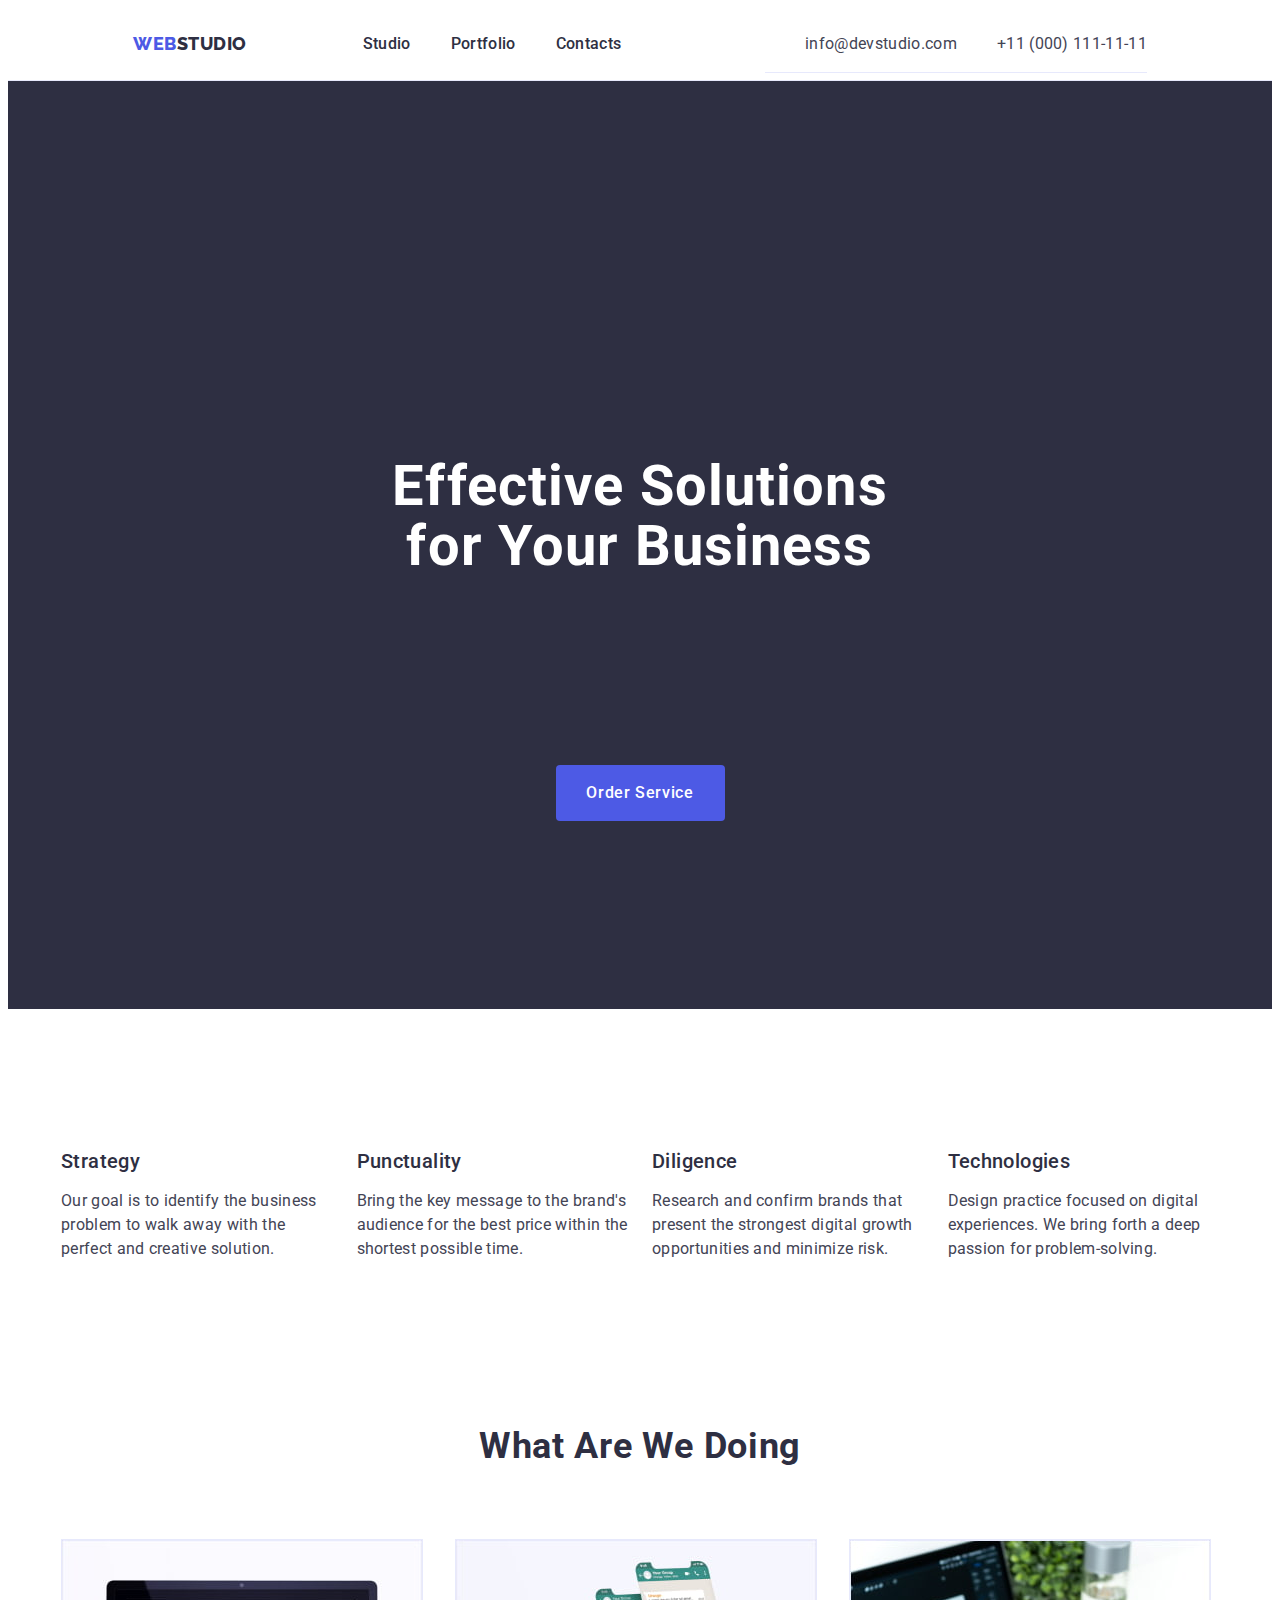
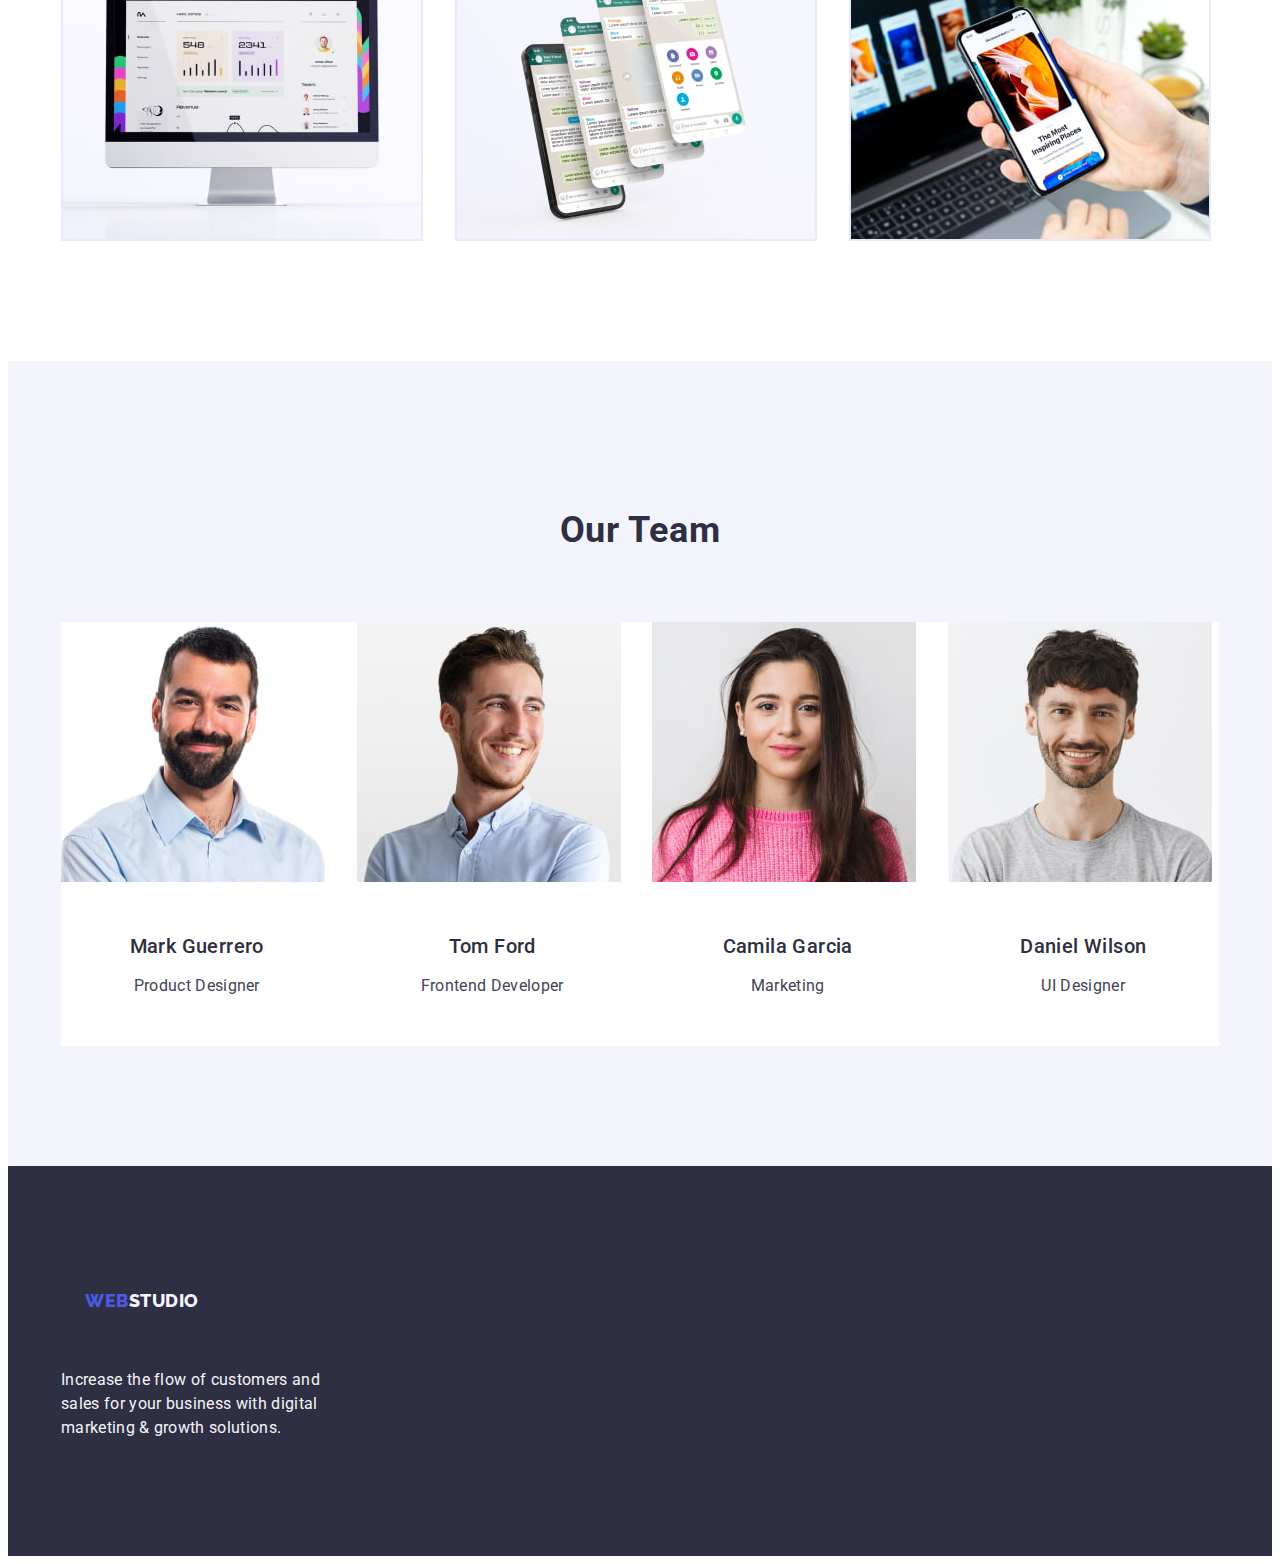
<file: index.html>
<!DOCTYPE html>
<html lang="en">
  <head>
    <meta charset="UTF-8" />
    <meta name="viewport" content="width=device-width, initial-scale=1.0" />
    <title>Document</title>
    <link
      rel="stylesheet"
      href="https://cdnjs.cloudflare.com/ajax/libs/modern-normalize/2.0.0/modern-normalize.min.css"
      integrity="sha512-4xo8blKMVCiXpTaLzQSLSw3KFOVPWhm/TRtuPVc4WG6kUgjH6J03IBuG7JZPkcWMxJ5huwaBpOpnwYElP/m6wg=="
      crossorigin="anonymous"
      referrerpolicy="no-referrer"
    />
    <link rel="preconnect" href="https://fonts.googleapis.com" />
    <link rel="preconnect" href="https://fonts.gstatic.com" crossorigin />
    <link
      href="https://fonts.googleapis.com/css2?family=Raleway:wght@800&family=Roboto:wght@400;500;700&display=swap"
      rel="stylesheet"
    />
    <link rel="stylesheet" href="./css/styles.css" />
  </head>

  <body>
    <!-- Top Line-->
    <header class="header">
      <div class="container header-container">
        <nav class="navigation">
          <a class="navigation-logo link" href="./index.html"
            >Web<span class="span">Studio</span></a
          >
          <ul class="navigation-link-list list">
            <li class="navigation-list-item">
              <a class="link-nav link" href="./index.html">Studio</a>
            </li>
            <li class="navigation-list-item">
              <a class="link-nav link" href="./portfolio.html">Portfolio</a>
            </li>
            <li class="navigation-list-item">
              <a class="link-nav link" href="">Contacts</a>
            </li>
          </ul>
        </nav>

        <!-- adress-->
        <address class="header adress">
          <ul class="header-adress-list list">
            <li class="header-adress-list-item">
              <a
                class="header-adress-link link"
                href="mailto:info@devstudio.com"
                >info@devstudio.com
              </a>
            </li>
            <li class="header-adress-list-item">
              <a class="header-adress-link link" href="tel:+110001111111"
                >+11 (000) 111-11-11
              </a>
            </li>
          </ul>
        </address>
      </div>
    </header>

    <!-- main -->

    <main>
      <!-- Hero Section -->
      <section class="hero section">
        <div class="container hero-container">
          <h1 class="hero-title">Effective Solutions for Your Business</h1>
          <button class="hero-btn" type="button">Order Service</button>
        </div>
      </section>

      <!-- Section 1 -->
      <section class="benefits section">
        <div class="container benefits-container">
          <h2 hidden class="visually-hidden">how we work</h2>
          <ul class="benefits-list list">
            <li class="benefits-list-item">
              <h3 class="benefits-list-subtitle">Strategy</h3>
              <p class="benefits-list-desc">
                Our goal is to identify the business problem to walk away with
                the perfect and creative solution.
              </p>
            </li>
            <li class="benefits-list-item">
              <h3 class="benefits-list-subtitle">Punctuality</h3>
              <p class="benefits-list-desc">
                Bring the key message to the brand's audience for the best price
                within the shortest possible time.
              </p>
            </li>
            <li class="benefits-list-item">
              <h3 class="benefits-list-subtitle">Diligence</h3>
              <p class="benefits-list-desc">
                Research and confirm brands that present the strongest digital
                growth opportunities and minimize risk.
              </p>
            </li>
            <li class="benefits-list-item">
              <h3 class="benefits-list-subtitle">Technologies</h3>
              <p class="benefits-list-desc">
                Design practice focused on digital experiences. We bring forth a
                deep passion for problem-solving.
              </p>
            </li>
          </ul>
        </div>
      </section>

      <!-- Section 2(3) -->
      <section class="case section">
        <div class="container case-container">
          <h2 class="case-title">What are we doing</h2>

          <ul class="case-list list">
            <li class="case-list-item">
              <img
                class="case-list-img"
                src="./images/services/img1.jpg"
                alt="statistic image"
                width="360"
                height="300"
              />
            </li>
            <li class="case-list-item">
              <img
                class="case-list-img"
                src="./images/services/img2.jpg"
                alt="analysis image"
                width="360"
                height="300"
              />
            </li>
            <li class="case-list-item">
              <img
                class="case-list-img"
                src="./images/services/img3.jpg"
                alt="app image"
                width="360"
                height="300"
              />
            </li>
          </ul>
        </div>
      </section>

      <!-- Section 3(4) -->
      <section class="team section">
        <div class="container team-container">
          <h2 class="team-title">Our Team</h2>
          <ul class="team-list list">
            <li class="team-list-item">
              <img
                class="team-list-img"
                src="./images/team/img1.jpg"
                alt="Mark Guerrero"
                width="264"
                height="260"
              />
              <div class="team-list-container">
                <h3 class="team-list-subtitle">Mark Guerrero</h3>
                <p class="team-list-desc">Product Designer</p>
              </div>
            </li>

            <li class="team-list-item">
              <img
                class="team-list-img"
                src="./images/team/img2.jpg"
                alt="Tom Ford"
                width="264"
                height="260"
              />
              <div class="team-list-container">
                <h3 class="team-list-subtitle">Tom Ford</h3>
                <p class="team-list-desc">Frontend Developer</p>
              </div>
            </li>

            <li class="team-list-item">
              <img
                class="team-list-img"
                src="./images/team/img3.jpg"
                alt="Camila Garcia"
                width="264"
                height="260"
              />
              <div class="team-list-container">
                <h3 class="team-list-subtitle">Camila Garcia</h3>
                <p class="team-list-desc">Marketing</p>
              </div>
            </li>

            <li class="team-list-item">
              <img
                class="team-list-img"
                src="./images/team/img4.jpg"
                alt="Daniel Wilson"
                width="264"
                height="260"
              />
              <div class="team-list-container">
                <h3 class="team-list-subtitle">Daniel Wilson</h3>
                <p class="team-list-desc">UI Designer</p>
              </div>
            </li>
          </ul>
        </div>
      </section>
    </main>

    <footer class="footer">
      <div class="container footer-container">
        <a class="footer-logo link" href="./index.html"
          >Web<span class="footer-span">Studio</span>
        </a>
        <p class="footer-text">
          Increase the flow of customers and sales for your business with
          digital marketing & growth solutions.
        </p>
      </div>
    </footer>
  </body>
</html>
</file>
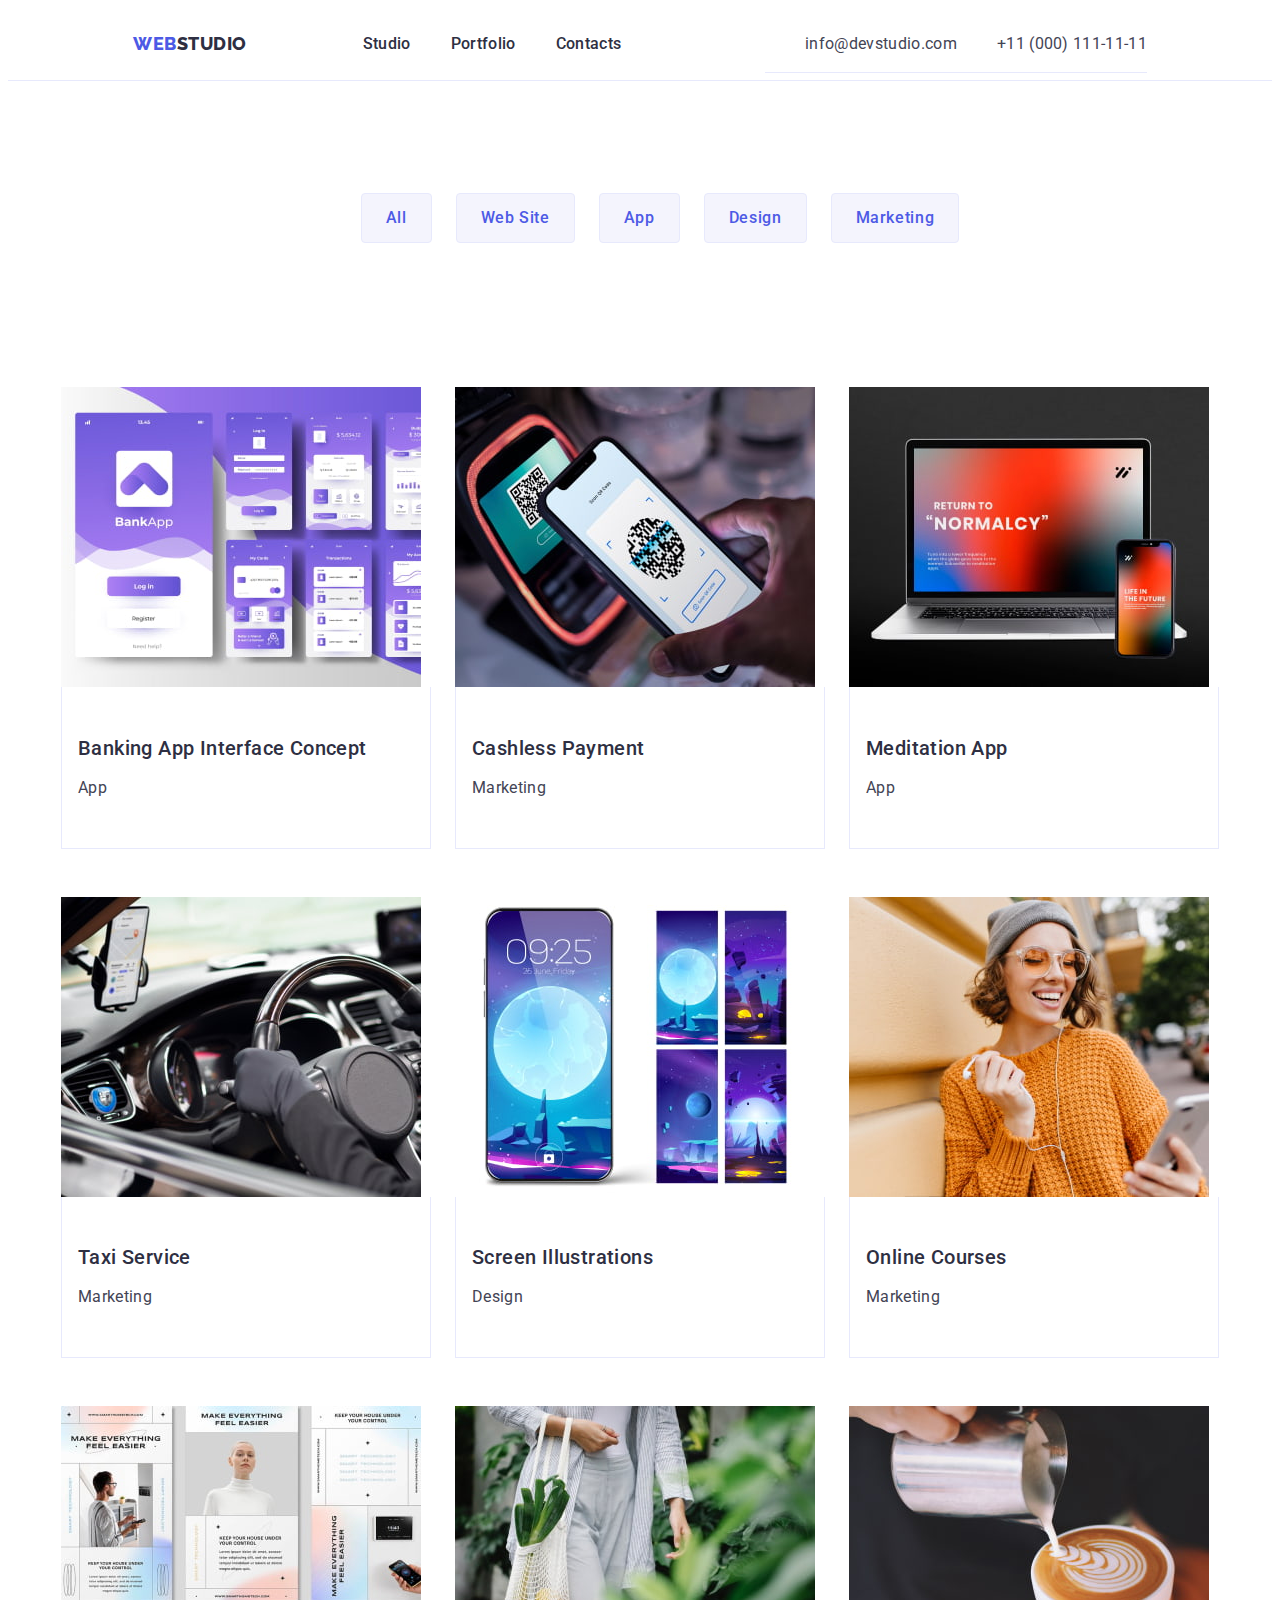
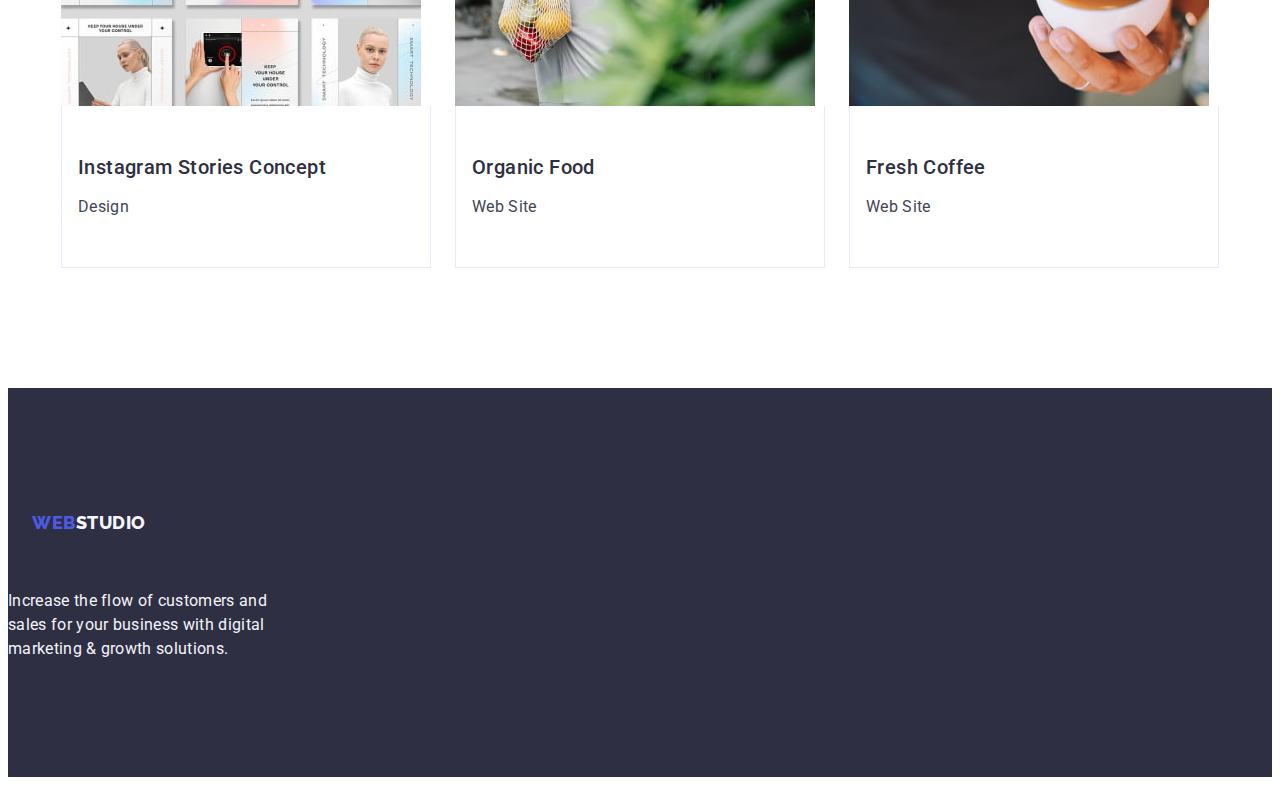
<file: portfolio.html>
<!DOCTYPE html>
<html lang="en">
  <head>
    <meta charset="UTF-8" />
    <meta name="viewport" content="width=device-width, initial-scale=1.0" />
    <title>Document</title>
    <link
      rel="stylesheet"
      href="https://cdnjs.cloudflare.com/ajax/libs/modern-normalize/2.0.0/modern-normalize.min.css"
      integrity="sha512-4xo8blKMVCiXpTaLzQSLSw3KFOVPWhm/TRtuPVc4WG6kUgjH6J03IBuG7JZPkcWMxJ5huwaBpOpnwYElP/m6wg=="
      crossorigin="anonymous"
      referrerpolicy="no-referrer"
    />
    <link rel="preconnect" href="https://fonts.googleapis.com" />
    <link rel="preconnect" href="https://fonts.gstatic.com" crossorigin />
    <link
      href="https://fonts.googleapis.com/css2?family=Raleway:wght@800&family=Roboto:wght@400;500;700&display=swap"
      rel="stylesheet"
    />
    <link rel="stylesheet" href="./css/styles.css" />
  </head>
  <body>
    <!-- Top line -->
    <header class="header">
      <div class="container header-container">
        <nav class="navigation">
          <a class="navigation-logo link" href="./index.html"
            >Web<span class="span">Studio</span></a
          >
          <ul class="navigation-link-list list">
            <li class="navigation-list-item">
              <a class="link-nav link" href="./index.html">Studio</a>
            </li>
            <li class="navigation-list-item">
              <a class="link-nav link" href="./portfolio.html">Portfolio</a>
            </li>
            <li class="navigation-list-item">
              <a class="link-nav link" href="">Contacts</a>
            </li>
          </ul>
        </nav>

        <!-- adress-->
        <address class="header adress">
          <ul class="header-adress-list list">
            <li class="header-adress-list-item">
              <a
                class="header-adress-link link"
                href="mailto:info@devstudio.com"
                >info@devstudio.com
              </a>
            </li>
            <li class="header-adress-list-item">
              <a class="header-adress-link link" href="tel:+110001111111"
                >+11 (000) 111-11-11
              </a>
            </li>
          </ul>
        </address>
      </div>
    </header>

    <!-- main -->
    <main>
      <!-- filter -->
      <section class="portfolio">
        <div class="filter-container container">
          <h1 hidden class="visually-hidden">Filters</h1>
          <ul class="button-list list">
            <li>
              <button class="filter-button" type="button">All</button>
            </li>

            <li class="button-list-items">
              <button class="filter-button" type="button">Web Site</button>
            </li>
            <li class="button-list-items">
              <button class="filter-button" type="button">App</button>
            </li>
            <li class="button-list-items">
              <button class="filter-button" type="button">Design</button>
            </li>
            <li class="button-list-items">
              <button class="filter-button" type="button">Marketing</button>
            </li>
          </ul>

          <!-- Rows --> 
          <ul class="project-list list">
            <li class="project-list-item">
              <a class="project-img link" href="#">
                <img
                  src="./images/row1/img1.jpg"
                  alt="Banking app img"
                  width="360"
                  height="300"
                />
                <div class="project-title-dsc-container">
                  <h2 class="project-list-title">
                    Banking App Interface Concept
                  </h2>
                  <p class="project-list-dsc">App</p>
                </div>
              </a>
            </li>
            <li class="project-list-item">
              <a class="project-img link" href="#">
                <img
                  src="./images/row1/img2.jpg"
                  alt="Payment img"
                  width="360"
                  height="300"
                />
                <div class="project-title-dsc-container">
                  <h2 class="project-list-title">Cashless Payment</h2>
                  <p class="project-list-dsc">Marketing</p>
                </div>
              </a>
            </li>
            <li class="project-list-item">
              <a class="project-img link" href="">
                <img
                  src="./images/row1/img3.jpg"
                  alt="App img"
                  width="360"
                  height="300"
                />
                <div class="project-title-dsc-container">
                  <h2 class="project-list-title">Meditation App</h2>
                  <p class="project-list-dsc">App</p>
                </div>
              </a>
            </li>
            <li class="project-list-item">
              <a class="project-img link" href="#">
                <img
                  src="./images/row2/img1.jpg"
                  alt="Taxi Service img"
                  width="360"
                  height="300"
                />
                <div class="project-title-dsc-container">
                  <h2 class="project-list-title">Taxi Service</h2>
                  <p class="project-list-dsc">Marketing</p>
                </div>
              </a>
            </li>
            <li class="project-list-item">
              <a class="project-img link" href="#">
                <img
                  src="./images/row2/img2.jpg"
                  alt="Screen img"
                  width="360"
                  height="300"
                />
                <div class="project-title-dsc-container">
                  <h2 class="project-list-title">Screen Illustrations</h2>
                  <p class="project-list-dsc">Design</p>
                </div>
              </a>
            </li>
            <li class="project-list-item">
              <a class="project-img link" href="#">
                <img
                  src="./images/row2/img3.jpg"
                  alt="Courses img"
                  width="360"
                  height="300"
                />
                <div class="project-title-dsc-container">
                  <h2 class="project-list-title">Online Courses</h2>
                  <p class="project-list-dsc">Marketing</p>
                </div>
              </a>
            </li>
            <li class="project-list-item">
              <a class="project-img link" href="#">
                <img
                  src="./images/row3/img1.jpg"
                  alt="Taxi Service img"
                  width="360"
                  height="300"
                />
                <div class="project-title-dsc-container">
                  <h2 class="project-list-title">Instagram Stories Concept</h2>
                  <p class="project-list-dsc">Design</p>
                </div>
              </a>
            </li>
            <li class="project-list-item">
              <a class="project-img link" href="#">
                <img
                  src="./images/row3/img2.jpg"
                  alt="Screen img"
                  width="360"
                  height="300"
                />
                <div class="project-title-dsc-container">
                  <h2 class="project-list-title">Organic Food</h2>
                  <p class="project-list-dsc">Web Site</p>
                </div>
              </a>
            </li>
            <li class="project-list-item">
              <a class="project-img link" href="#">
                <img
                  src="./images/row3/img3.jpg"
                  alt="Courses img"
                  width="360"
                  height="300"
                />
                <div class="project-title-dsc-container">
                  <h2 class="project-list-title">Fresh Coffee</h2>
                  <p class="project-list-dsc">Web Site</p>
                </div>
              </a>
            </li>
          </ul>
        </div>
      </section>
    </main>

    <!-- Footer -->
    <footer class="footer">
      <a class="footer-logo link" href="./index.html"
        >Web<span class="footer-span">Studio</span>
      </a>
      <p class="footer-text">
        Increase the flow of customers and sales for your business with digital
        marketing & growth solutions.
      </p>
    </footer>
  </body>
</html>
</file>
<file: css/styles.css>
/* Web page */

/* Base styles */

:root {
  --primary-font: 'Roboto', sans-serif;
  --link-logo-font: 'Raleway', sans-serif;
  --primary-gray-color: #434455;
  --primary-dark-color: #2e2f42;
  --primary-light-color: #4d5ae5;
  --primary-white-color: #fff;
  --secondary-accent-color: #e7e9fc;
  --secondary-background-color: #f4f4fd;
}
.section {
  background-color: #fff;
}

.link,
.list,
.navigation-logo,
.span,
.footer-logo,
.list-item .adress-list-item {
  text-decoration: none;
}

.list,
.navigation-list-item,
.adress-list {
  list-style: none;
}

body {
  font-family: 'Roboto', sans-serif;
  font-style: normal;
  background-color: #ffffff;
  color: #434455;
}

.container {
  max-width: 1158px;
  margin: 0 auto;
  padding: 0 15px;
}

/* Header */

.header {
  border-bottom: 1px solid #e7e9fc;
}

.header-container {
  width: 1158px;
  height: 72px;
  margin: 0 auto;
  padding: 0 15px;
  display: flex;
  justify-content: space-around;
  align-items: center;
  flex-shrink: 0;
}

header .navigation {
  display: flex;
  align-items: center;
}

.navigation-logo {
  color: #4d5ae5;
  font-family: 'Raleway', sans-serif;
  font-size: 18px;
  font-weight: 800;
  line-height: 1.17;
  letter-spacing: 0.54px;
  text-transform: uppercase;
  display: inline-flex;
  margin-right: 76px;
  padding: 24px 0;
  align-items: center;
  flex-shrink: 0;
}

.span {
  color: #2e2f42;
  font-size: 18px;
  font-weight: 800;
  line-height: 21px; /* 116.667% */
  letter-spacing: 0.54px;
  text-transform: uppercase;
}

.navigation-link-list {
  display: flex;
  gap: 40px;
  flex-wrap: wrap;
}

.link-nav {
  color: #2e2f42;
  text-align: left;
  font-weight: 500;
  font-size: 16px;
  line-height: 1.5;
  letter-spacing: 0.02em;
  padding: 24px 0;
}

.link-nav:hover,
.link-nav:focus {
  color: #404bbf;
}

/* adress */
.adress {
  background: #fff;
  font-style: normal;
}

.header-adress-list {
  display: flex;
  gap: 40px;
  flex-wrap: wrap;
}

.header-adress-link {
  color: #434455;
  font-size: 16px;
  font-weight: 400;
  line-height: 1.5;
  letter-spacing: 0.32px;
  font-style: normal;
  text-align: left;
}

.header-adress-link:hover,
.header-adress-link:focus {
  color: #404bbf;
}

/* Hero styles */

.hero {
  background-color: #2e2f42;
  padding: 188px 0;
}

.hero-container .container {
  width: 1440px;
  height: 72px;
  display: block;
  justify-content: space-around;
  align-items: baseline;
  flex-shrink: 0;
}

.hero-title {
  color: var(--white, #fff);
  background-color: #2e2f42;
  text-align: center;
  font-size: 56px;
  font-weight: 700;
  line-height: 1.07;
  letter-spacing: 1.12px;
  max-width: 496px;
  padding: 188px 0;
  margin: auto;
}

.hero-btn {
  font-family: 'Roboto', sans-serif;
  font-weight: 500;
  font-size: 16px;
  line-height: 1.5;
  letter-spacing: 0.04em;
  background: var(--iris, #4d5ae5);
  color: #fff;
  cursor: pointer;
  display: block;
  min-width: 169px;
  height: 56px;
  border: none;
  margin: auto;
  background-color: #4d5ae5;
  border-radius: 4px;
}

.hero-btn:hover,
.hero-btn:focus {
  background: var(--ocean, #404bbf);
  color: #fff;
}

/* Benefits styles */

.benefits {
  background-color: #fff;
  padding: 120px 0;
}

.benefits-container .container {
  width: 1128px;
  padding: 0 15px;
}

.visually-hidden {
  position: absolute;
  width: 1px;
  height: 1px;
  margin: -1px;
  border: 0;
  padding: 0;
  white-space: nowrap;
  clip-path: inset(100%);
  clip: rect(0 0 0 0);
  overflow: hidden;
}

.benefits-list {
  display: flex;
  gap: 24px;
  padding: 0;
  margin: 0;
}

.benefits-list-item {
  width: calc((100% - 72px) / 4);
}

.benefits-list-subtitle {
  color: var(--navyblue, #2e2f42);
  font-size: 20px;
  font-weight: 500;
  line-height: 1.2;
  letter-spacing: 0.4px;
  margin-bottom: 8px;
}

.benefits-list-desc {
  color: var(--slate, #434455);
  font-size: 16px;
  font-weight: 400;
  line-height: 24px; /* 150% */
  letter-spacing: 0.32px;
}

/* Work styles  */
.case {
  background-color: #fff;
  padding-bottom: 120px;
}

.case-container .container {
  width: 1128px;
  padding: 0 15px;
}

.case-list {
  display: flex;
  gap: 24px;
  padding: 0;
  margin: 0;
}

.case-title {
  color: var(--navyblue, #2e2f42);
  text-align: center;
  font-size: 36px;
  font-weight: 700;
  line-height: 1.11;
  letter-spacing: 0.72px;
  text-transform: capitalize;
  margin-bottom: 72px;
}

.case-list-item {
  width: calc((100% - 48px) / 3);
}

.case-list-img {
  border: 1px solid var(--cornflower, #e7e9fc);
  background: #ffffff;
}

/* Team styles */
.team {
  background-color: #f4f4fd;
  padding: 120px 0;
}

.team-container .container {
  width: 1440px;
  padding: 0 15px;
}

.team-title {
  color: var(--navyblue, #2e2f42);
  text-align: center;
  font-size: 36px;
  font-weight: 700;
  line-height: 1.11;
  letter-spacing: 0.72px;
  text-transform: capitalize;
  margin-bottom: 72px;
}

.team-list {
  background-color: #ffffff;
  display: flex;
  gap: 24px;
  padding: 0;
  margin: 0;
}

.team-list-item {
  width: calc((100% - 72px) / 4);
  border-radius: 0px 0px 4px 4px;
}

.team-list-container {
  padding: 32px 0;
}

.team-list-subtitle {
  color: var(--navyblue, #2e2f42);
  background-color: #ffffff;
  text-align: center;
  font-size: 20px;
  font-weight: 500;
  line-height: 24px; /* 120% */
  letter-spacing: 0.4px;
  text-align: center;
  margin-bottom: 8px;
}

.team-list-desc {
  color: var(--slate, #434455);
  text-align: center;
  font-size: 16px;
  font-weight: 400;
  line-height: 24px; /* 150% */
  letter-spacing: 0.32px;
  text-align: center;
}

/* footer */

.footer {
  background-color: #2e2f42;
  padding: 100px 0;
}

.footer-container .container {
  width: 1440px;
  height: 72px;
  display: flex;
  justify-content: space-around;
  align-items: baseline;
  flex-shrink: 0;
  padding: 100px 0;
}

.footer-logo {
  color: #4d5ae5;
  font-family: 'Raleway', sans-serif;
  font-size: 18px;
  font-style: normal;
  font-weight: 800;
  line-height: 1.17;
  letter-spacing: 0.54px;
  text-transform: uppercase;
  background: var(--navyblue, #2e2f42);
  display: inline-block;
  margin-bottom: 16px;
  padding: 24px;
  align-items: center;
  flex-shrink: 0;
}

.footer-span {
  color: #f4f4fd;
}
.footer-text {
  color: #f4f4fd;
  font-family: Roboto;
  font-size: 16px;
  font-style: normal;
  font-weight: 400;
  line-height: 24px;
  letter-spacing: 0.32px;
  background: var(--navyblue, #2e2f42);
  width: 264px;
}

/* Portfolio page */

.portfolio {
  padding-top: 96px;
  padding-bottom: 120px;
}

/* filter */

.filter-container .container {
  max-width: 1158px;
  margin: 0 auto;
  padding: 0 15px;
}

.button-list {
  background: #fff;
  text-decoration: none;
  list-style: none;
  display: flex;
  justify-content: center;
  margin-bottom: 72px;
  flex-wrap: wrap;
  align-items: baseline;
  gap: 24px;
}

.button-list-items {
  display: flex;
  justify-content: center;
  gap: 24px;
  margin-bottom: 72px;
}

.filter-button {
  color: #4d5ae5;
  background-color: #f4f4fd;
  text-align: center;
  font-family: 'Roboto', sans-serif;
  font-size: 16px;
  font-style: normal;
  font-weight: 500;
  line-height: 1.5;
  letter-spacing: 0.04em;
  padding: 12px 24px;
  border: 1px solid #e7e9fc;
  border-radius: 4px;
}

.filter-button:hover,
.filter-button:focus {
  color: #ffffff;
  background-color: #404bbf;
  cursor: pointer;
  border: 1px solid transparent;
}

/* Rows */

.project-list {
  background: #fff;
  list-style: none;
  display: flex;
  flex-wrap: wrap;
  column-gap: 24px;
  row-gap: 48px;
  margin: 0;
  padding: 0;
  background: var(--white, #fff);
}

.project-list-item {
  width: calc((100% - 48px) / 3);
}

img {
  display: block;
}

.project-title-dsc-container {
  padding: 32px 16px;
  border: 1px solid #e7e9fc;
  border-top: none;
}

.project-list-title {
  color: #2e2f42;
  font-family: Roboto;
  font-size: 20px;
  font-style: normal;
  font-weight: 500;
  line-height: 1.2;
  letter-spacing: 0.02em;
  text-decoration: none;
  margin-bottom: 8px;
}
.project-list-dsc {
  color: #434455;
  font-family: Roboto;
  font-size: 16px;
  font-style: normal;
  font-weight: 400;
  line-height: 1.5;
  letter-spacing: 0.02em;
  text-decoration: none;
}
</file>
